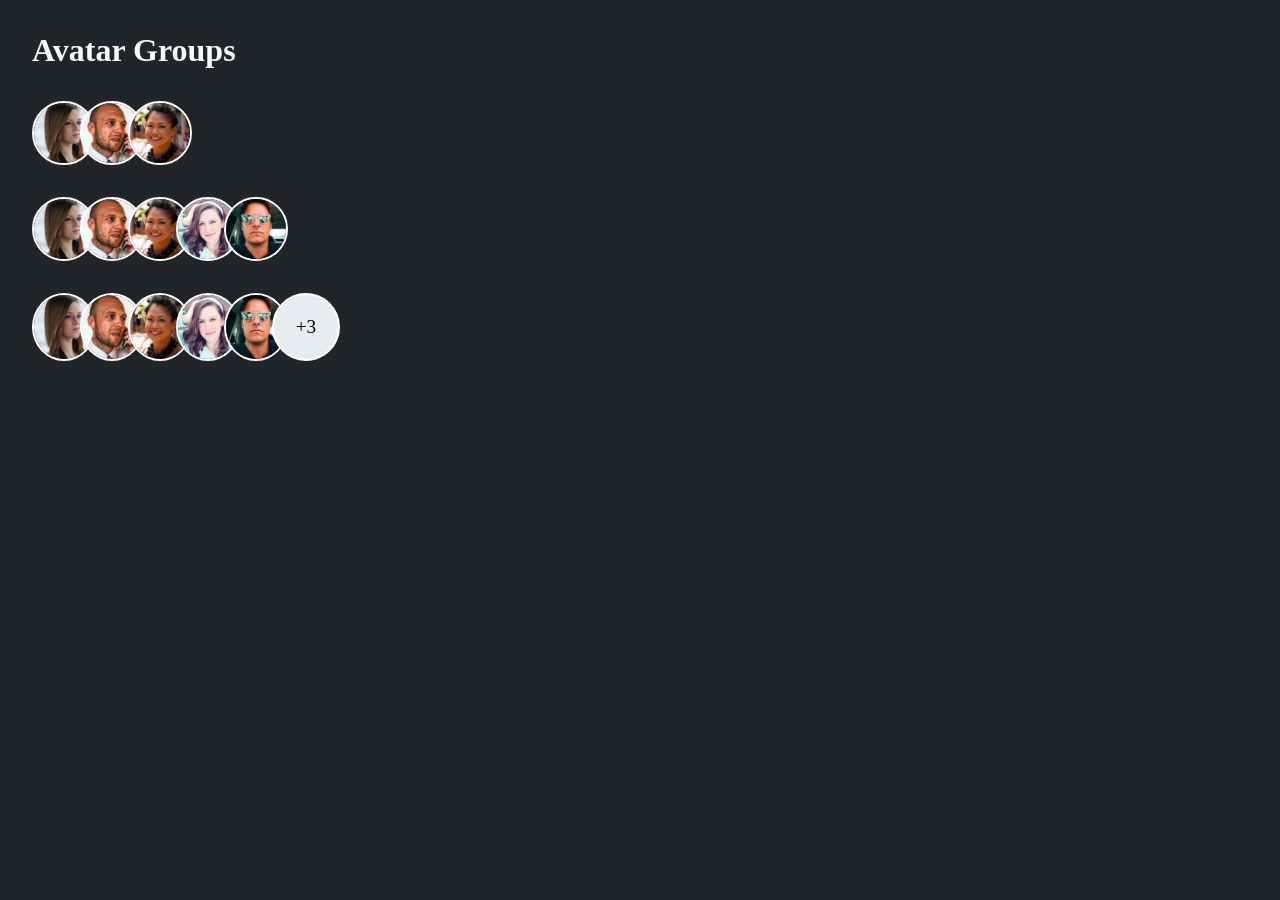
<file: avatar-groups/solution/index.html>
<!doctype html>
<html lang="en">
  <head>
    <meta charset="UTF-8" />
    <meta name="viewport" content="width=device-width, initial-scale=1.0" />
    <title>Avatar Groups</title>
    <link rel="stylesheet" href="style.css" />
  </head>
  <body>
    <main>
      <h1>Avatar Groups</h1>

      <div class="group">
        <img
          src="avatars/amelia-thompson.jpg"
          alt="Amelia Thompson"
          class="avatar"
        />
        <img
          src="avatars/benjamin-thomas.jpg"
          alt="Benjamin Thomas"
          class="avatar"
        />
        <img
          src="avatars/charlotte-harris.jpg"
          alt="Charlotte Harris"
          class="avatar"
        />
      </div>

      <div class="group">
        <img
          src="avatars/amelia-thompson.jpg"
          alt="Amelia Thompson"
          class="avatar"
        />
        <img
          src="avatars/benjamin-thomas.jpg"
          alt="Benjamin Thomas"
          class="avatar"
        />
        <img
          src="avatars/charlotte-harris.jpg"
          alt="Charlotte Harris"
          class="avatar"
        />
        <img src="avatars/grace-walker.jpg" alt="Grace Walker" class="avatar" />
        <img src="avatars/henry-moore.jpg" alt="Henry Moore" class="avatar" />
      </div>

      <div class="group">
        <img
          src="avatars/amelia-thompson.jpg"
          alt="Amelia Thompson"
          class="avatar"
        />
        <img
          src="avatars/benjamin-thomas.jpg"
          alt="Benjamin Thomas"
          class="avatar"
        />
        <img
          src="avatars/charlotte-harris.jpg"
          alt="Charlotte Harris"
          class="avatar"
        />
        <img src="avatars/grace-walker.jpg" alt="Grace Walker" class="avatar" />
        <img src="avatars/henry-moore.jpg" alt="Henry Moore" class="avatar" />
        <img src="avatars/james-wilson.jpg" alt="James Wilson" class="avatar" />
        <img src="avatars/mia-jackson.jpg" alt="Mia Jackson" class="avatar" />
        <img
          src="avatars/sophia-garcia.jpg"
          alt="Sophia Garcia"
          class="avatar"
        />
      </div>
    </main>
  </body>
</html>
</file>
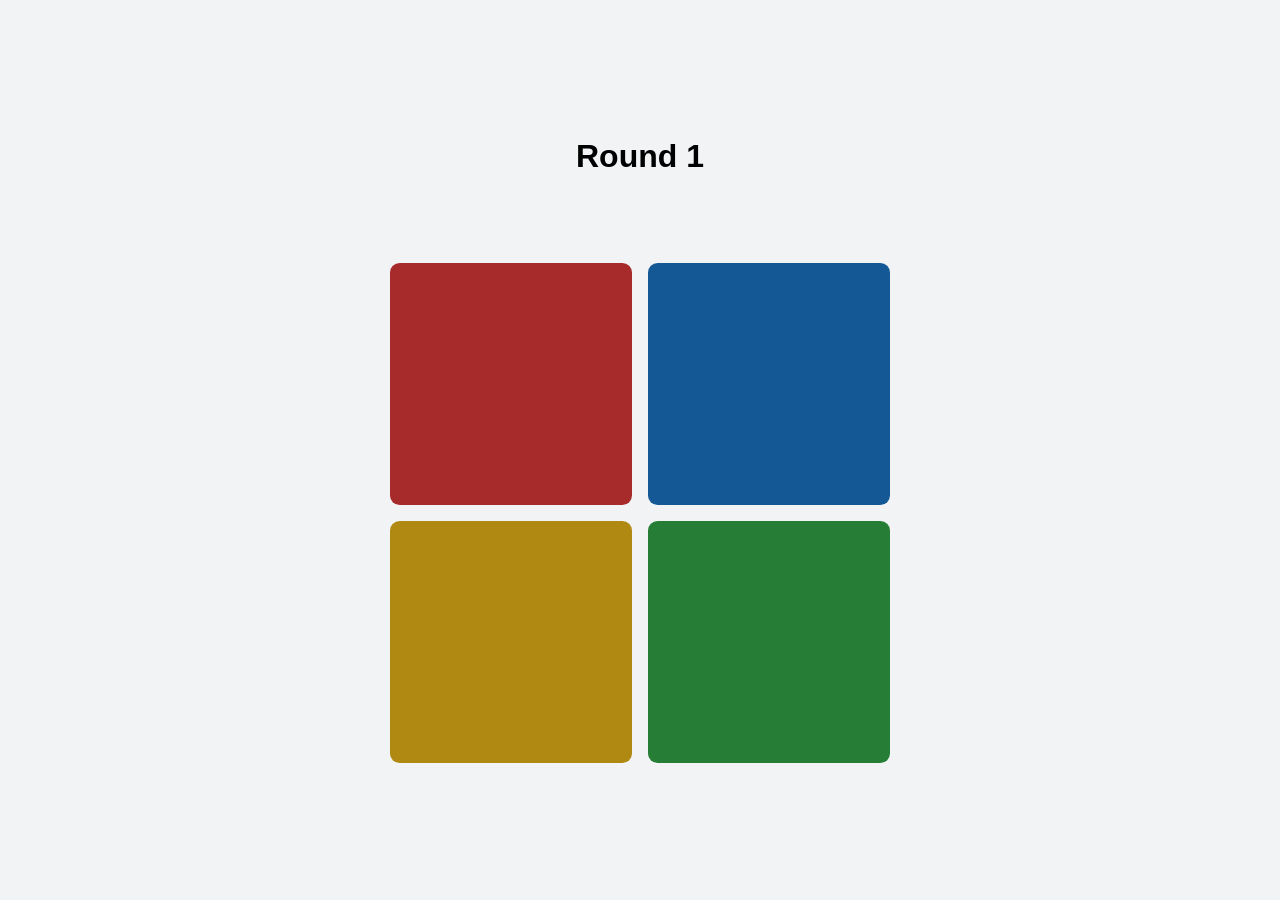
<file: color-game/solution/index.html>
<!doctype html>
<html lang="en">
  <head>
    <meta charset="UTF-8" />
    <meta name="viewport" content="width=device-width, initial-scale=1.0" />
    <title>Color Game</title>
    <link rel="stylesheet" href="style.css" />
    <script src="script.js" defer></script>
  </head>
  <body>
    <header>
      <p class="round">Round <span id="roundNum">1</span></p>
      <p id="status"></p>
    </header>
    <main>
      <div class="grid">
        <button id="red" data-idx="0" aria-label="Red"></button>
        <button id="blue" data-idx="1" aria-label="Blue"></button>
        <button id="yellow" data-idx="2" aria-label="Yellow"></button>
        <button id="green" data-idx="3" aria-label="Green"></button>
      </div>
    </main>
  </body>
</html>
</file>
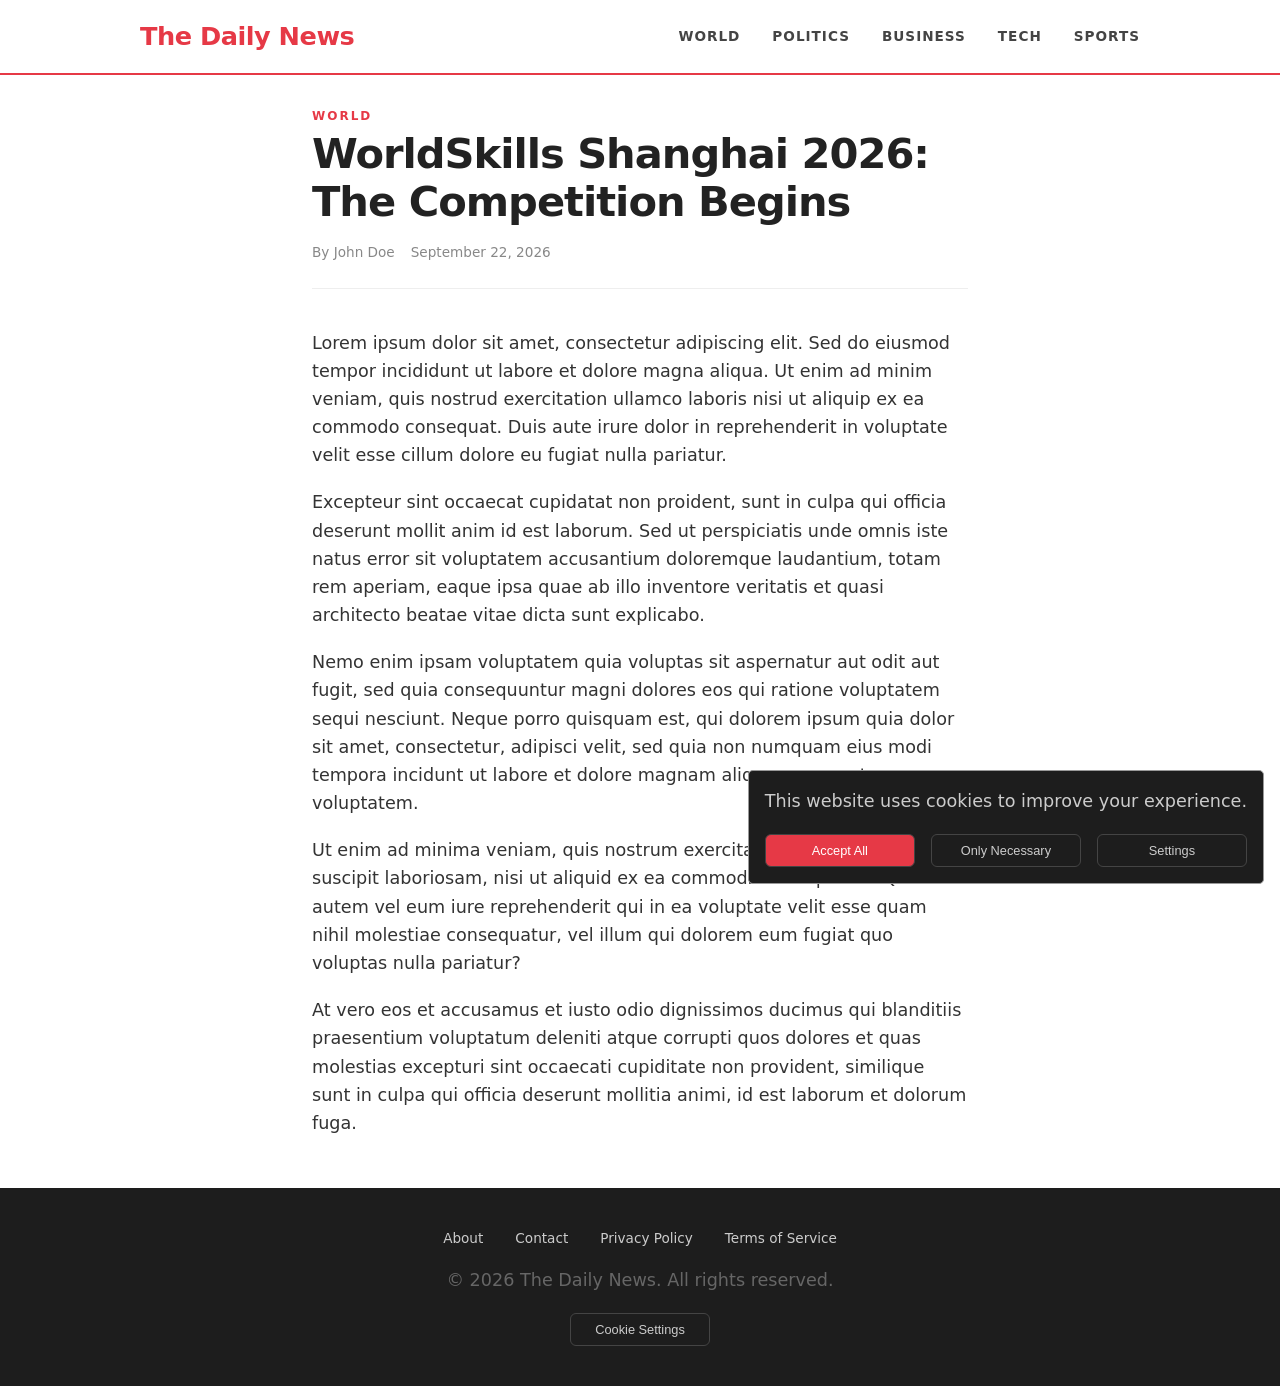
<file: cookie-banner/solution/index.html>
<!doctype html>
<html lang="en">
  <head>
    <meta charset="UTF-8" />
    <meta name="viewport" content="width=device-width, initial-scale=1.0" />
    <title>The Daily News</title>
    <link rel="stylesheet" href="style.css" />
    <script src="script.js" defer></script>
  </head>
  <body>
    <header>
      <div class="header-inner">
        <a href="#" class="logo">The Daily News</a>
        <nav>
          <a href="#">World</a>
          <a href="#">Politics</a>
          <a href="#">Business</a>
          <a href="#">Tech</a>
          <a href="#">Sports</a>
        </nav>
      </div>
    </header>

    <main>
      <article>
        <p class="category">World</p>
        <h1>WorldSkills Shanghai 2026: The Competition Begins</h1>
        <div class="byline">
          <span class="author">By John Doe</span>
          <span class="date">September 22, 2026</span>
        </div>
        <p>
          Lorem ipsum dolor sit amet, consectetur adipiscing elit. Sed do
          eiusmod tempor incididunt ut labore et dolore magna aliqua. Ut enim ad
          minim veniam, quis nostrud exercitation ullamco laboris nisi ut
          aliquip ex ea commodo consequat. Duis aute irure dolor in
          reprehenderit in voluptate velit esse cillum dolore eu fugiat nulla
          pariatur.
        </p>
        <p>
          Excepteur sint occaecat cupidatat non proident, sunt in culpa qui
          officia deserunt mollit anim id est laborum. Sed ut perspiciatis unde
          omnis iste natus error sit voluptatem accusantium doloremque
          laudantium, totam rem aperiam, eaque ipsa quae ab illo inventore
          veritatis et quasi architecto beatae vitae dicta sunt explicabo.
        </p>
        <p>
          Nemo enim ipsam voluptatem quia voluptas sit aspernatur aut odit aut
          fugit, sed quia consequuntur magni dolores eos qui ratione voluptatem
          sequi nesciunt. Neque porro quisquam est, qui dolorem ipsum quia dolor
          sit amet, consectetur, adipisci velit, sed quia non numquam eius modi
          tempora incidunt ut labore et dolore magnam aliquam quaerat
          voluptatem.
        </p>
        <p>
          Ut enim ad minima veniam, quis nostrum exercitationem ullam corporis
          suscipit laboriosam, nisi ut aliquid ex ea commodi consequatur? Quis
          autem vel eum iure reprehenderit qui in ea voluptate velit esse quam
          nihil molestiae consequatur, vel illum qui dolorem eum fugiat quo
          voluptas nulla pariatur?
        </p>
        <p>
          At vero eos et accusamus et iusto odio dignissimos ducimus qui
          blanditiis praesentium voluptatum deleniti atque corrupti quos dolores
          et quas molestias excepturi sint occaecati cupiditate non provident,
          similique sunt in culpa qui officia deserunt mollitia animi, id est
          laborum et dolorum fuga.
        </p>
      </article>
    </main>

    <footer>
      <div class="footer-inner">
        <div class="footer-links">
          <a href="#">About</a>
          <a href="#">Contact</a>
          <a href="#">Privacy Policy</a>
          <a href="#">Terms of Service</a>
        </div>
        <p class="copyright">
          &copy; 2026 The Daily News. All rights reserved.
        </p>
        <button
          class="cookie-btn"
          id="cookieSettingsBtn"
          popovertarget="cookieSettings"
        >
          Cookie Settings
        </button>
      </div>
    </footer>

    <aside id="cookieBanner" popover="manual">
      <p>This website uses cookies to improve your experience.</p>
      <div>
        <button class="btn-primary" id="acceptAll">Accept All</button>
        <button id="acceptNecessary">Only Necessary</button>
        <button popovertarget="cookieSettings">Settings</button>
      </div>
    </aside>

    <aside id="cookieSettings" popover="manual">
      <h2>Cookie Settings</h2>

      <div class="options">
        <label>
          Necessary cookies
          <input type="checkbox" checked disabled />
        </label>
        <label>
          Functional cookies
          <input type="checkbox" id="functional" />
        </label>
        <label>
          Marketing cookies
          <input type="checkbox" id="marketing" />
        </label>
      </div>

      <button id="saveBtn">Save</button>
    </aside>
  </body>
</html>
</file>
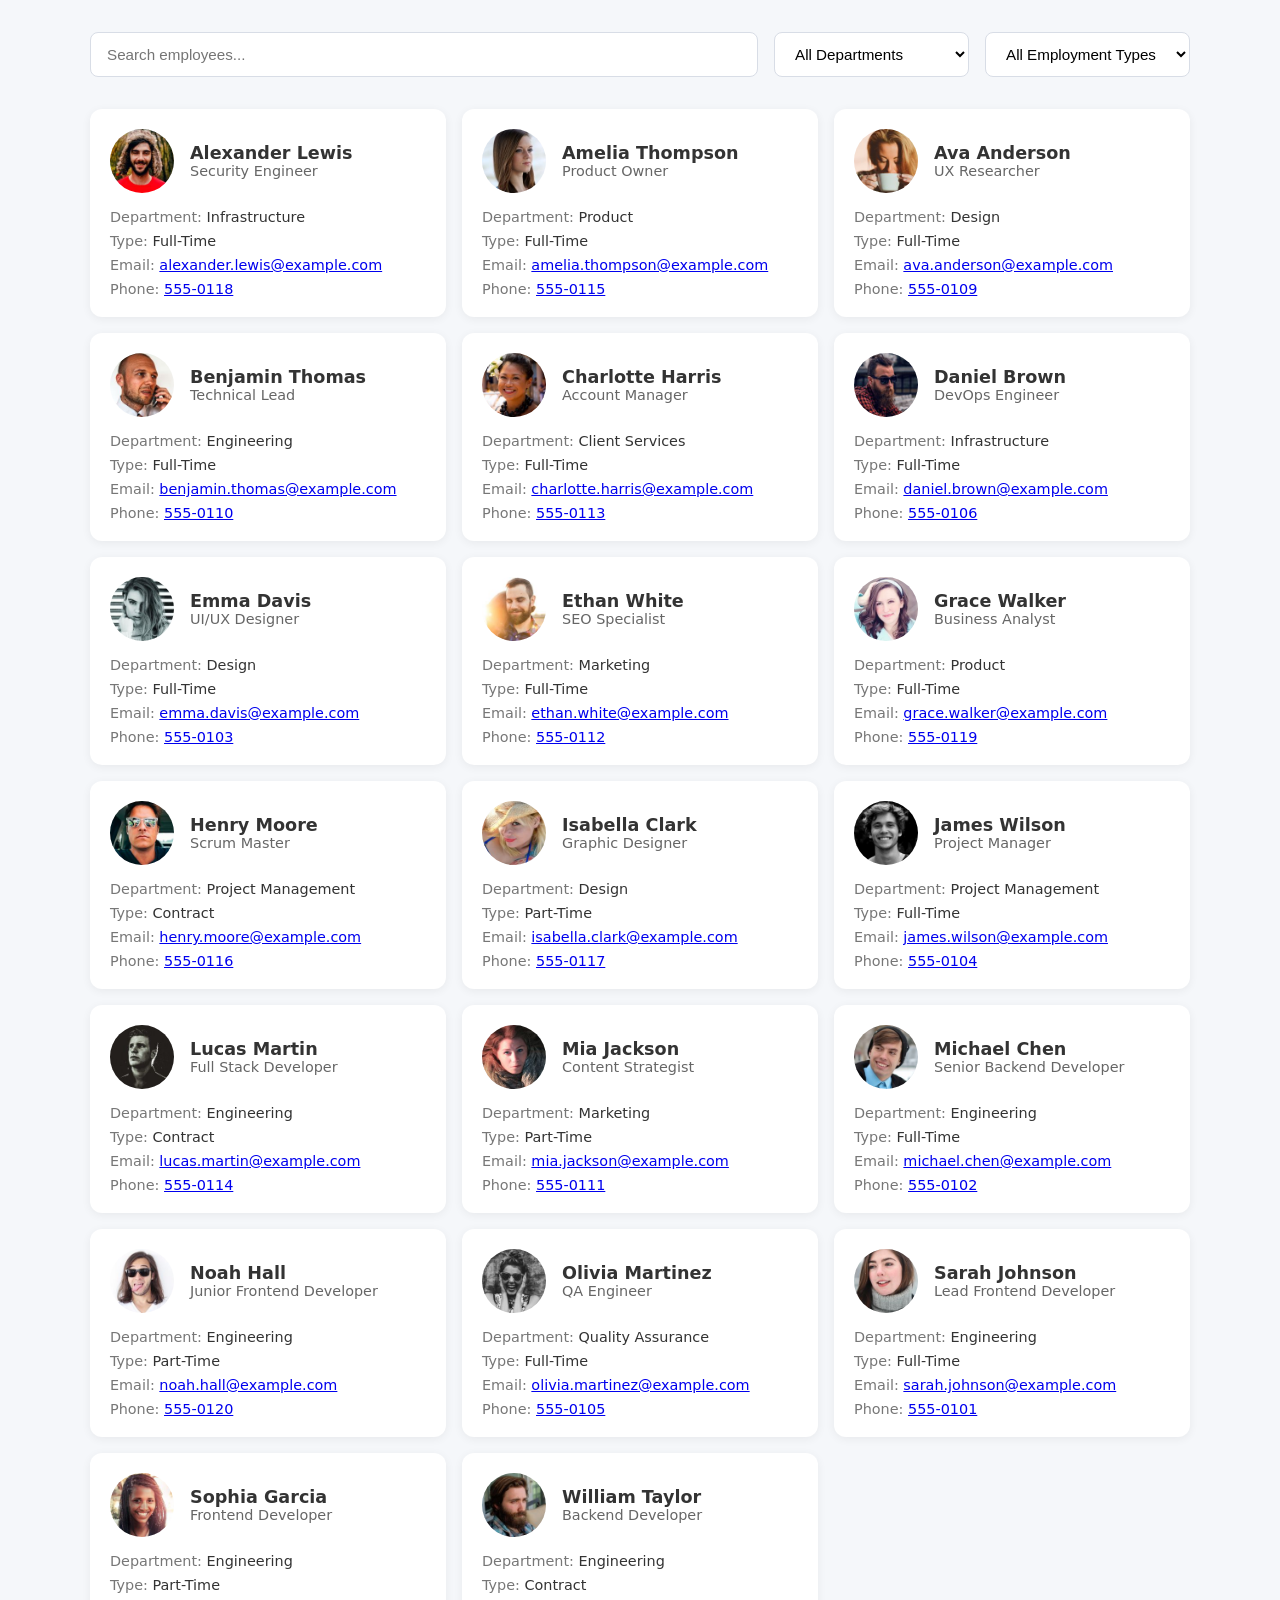
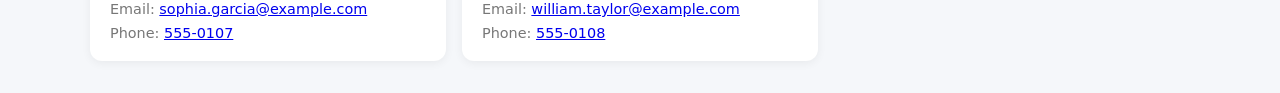
<file: employee-directory/solution/index.html>
<!doctype html>
<html lang="en">
  <head>
    <meta charset="UTF-8" />
    <meta name="viewport" content="width=device-width, initial-scale=1.0" />
    <title>Employee Directory</title>
    <link rel="stylesheet" href="styles.css" />
    <script src="script.js" defer></script>
  </head>
  <body>
    <div class="directory">
      <div id="filters">
        <input type="text" placeholder="Search employees..." id="search" />

        <select id="department" aria-label="Departments">
          <option value="">All Departments</option>
        </select>

        <select id="type" aria-label="Employment type">
          <option value="">All Employment Types</option>
          <option value="full-time">Full-Time</option>
          <option value="part-time">Part-Time</option>
          <option value="contract">Contract</option>
        </select>
      </div>

      <div id="employee-grid">
        <div class="employee-card">
          <div class="employee-header">
            <img src="avatars/sarah-johnson.jpg" alt="Employee" />
            <div>
              <div class="employee-name">Sarah Johnson</div>
              <div class="employee-title">Lead Frontend Developer</div>
            </div>
          </div>

          <div class="employee-details">
            <div>
              <span class="label">Department:</span>
              <span class="employee-department">Engineering</span>
            </div>
            <div>
              <span class="label">Type:</span>
              <span class="employee-type">Full-Time</span>
            </div>
            <div>
              <span class="label">Email:</span>
              <a href="mailto:sarah.johnson@company.com" class="employee-email"
                >sarah.johnson@company.com</a
              >
            </div>
            <div>
              <span class="label">Phone:</span>
              <a href="tel:555-0101" class="employee-phone">555-0101</a>
            </div>
          </div>
        </div>
      </div>
    </div>
  </body>
</html>
</file>
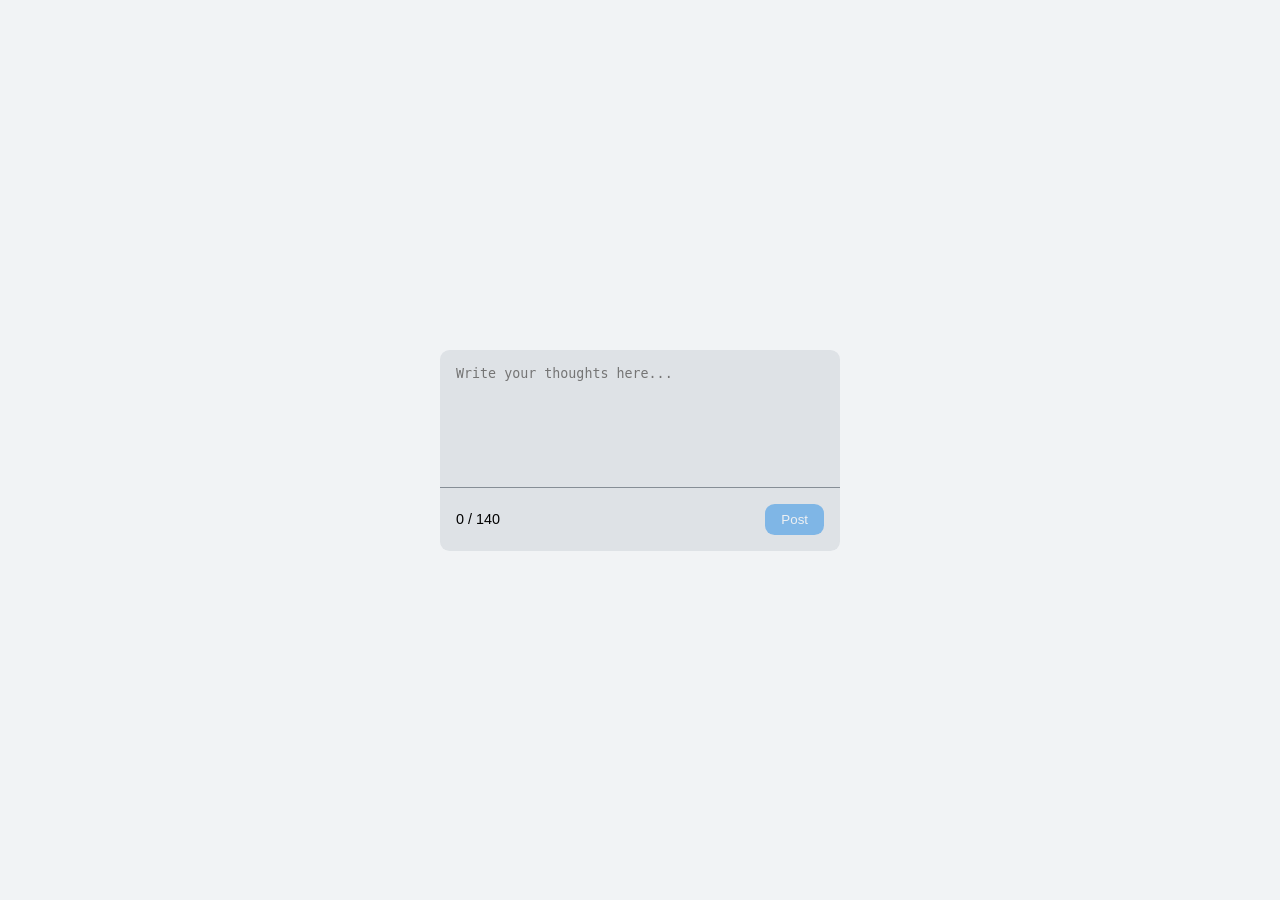
<file: social-media-composer/solution/index.html>
<!doctype html>
<html lang="en">
  <head>
    <meta charset="UTF-8" />
    <meta name="viewport" content="width=device-width, initial-scale=1.0" />
    <title>Social Media Composer</title>

    <link rel="stylesheet" href="style.css" />
    <script src="script.js" defer></script>
  </head>
  <body>
    <main>
      <div class="composer">
        <textarea
          id="text"
          rows="7"
          placeholder="Write your thoughts here..."
          spellcheck="false"
        ></textarea>
        <div class="footer">
          <p id="counter"><span id="chars">0</span> / 140</p>
          <button id="post" disabled="true">Post</button>
        </div>
      </div>
    </main>
  </body>
</html>
</file>
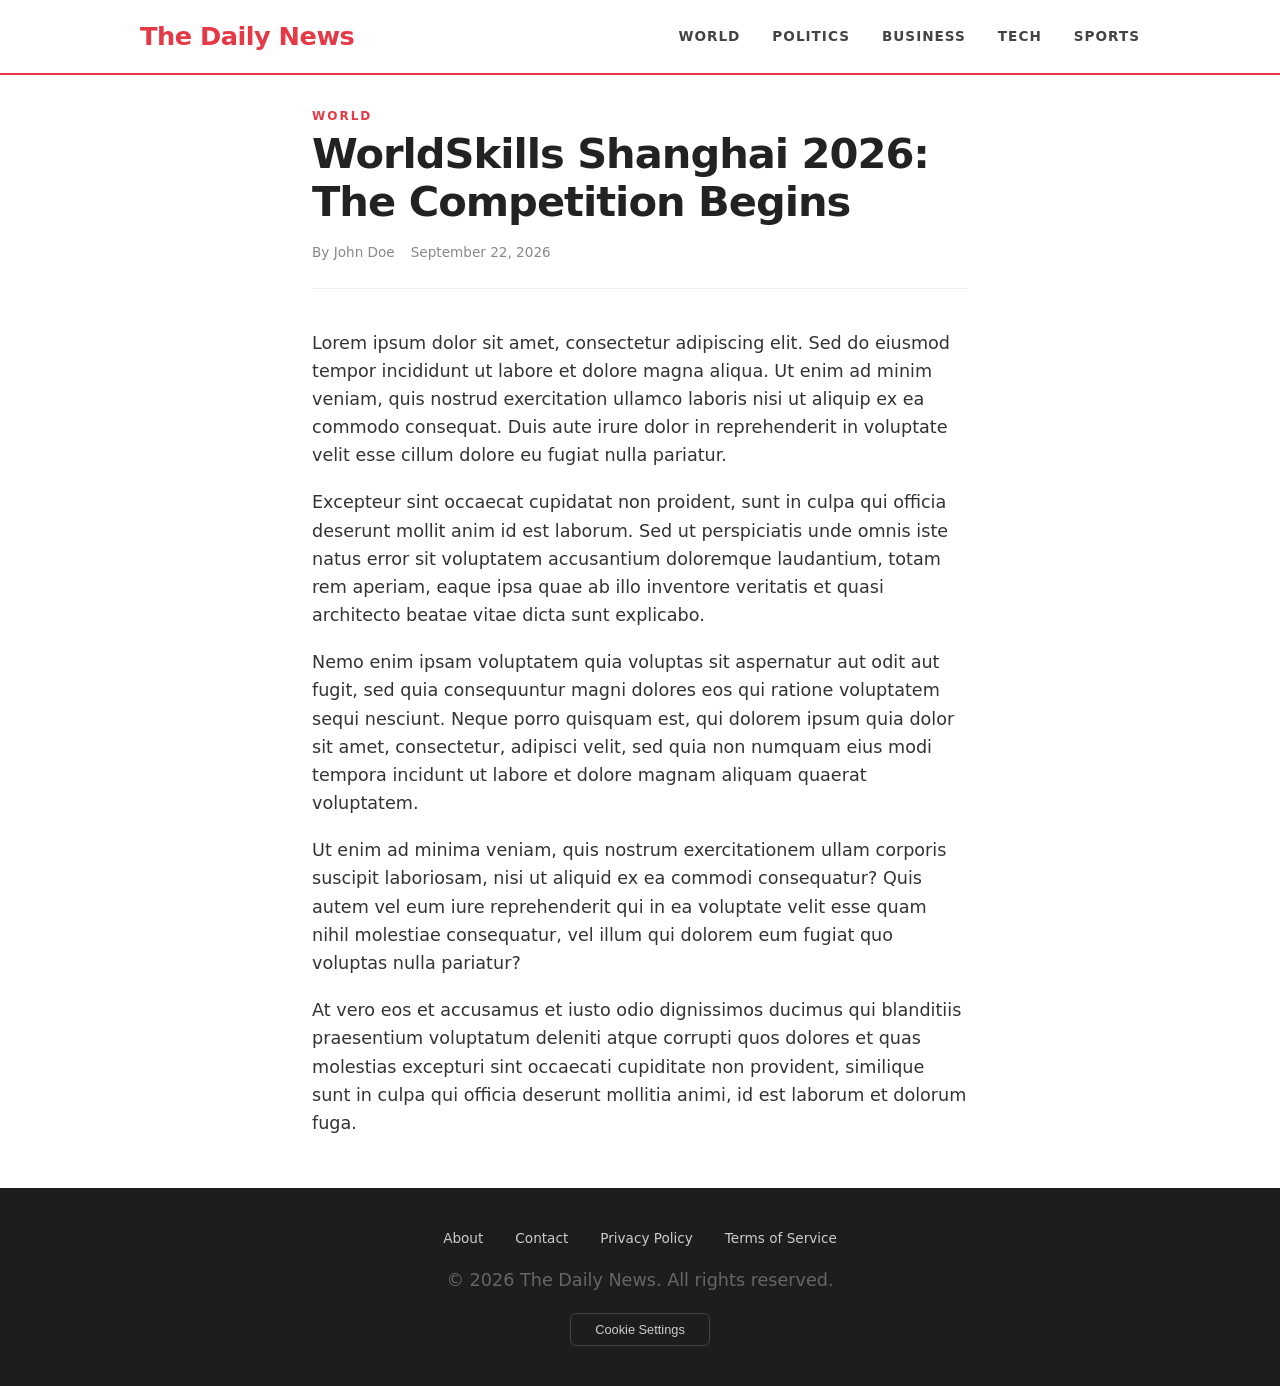
<file: cookie-banner/assets/starter-project/index.html>
<!doctype html>
<html lang="en">
  <head>
    <meta charset="UTF-8" />
    <meta name="viewport" content="width=device-width, initial-scale=1.0" />
    <title>The Daily News</title>
    <link rel="stylesheet" href="style.css" />
    <script src="script.js" defer></script>
  </head>
  <body>
    <header>
      <div class="header-inner">
        <a href="#" class="logo">The Daily News</a>
        <nav>
          <a href="#">World</a>
          <a href="#">Politics</a>
          <a href="#">Business</a>
          <a href="#">Tech</a>
          <a href="#">Sports</a>
        </nav>
      </div>
    </header>

    <main>
      <article>
        <p class="category">World</p>
        <h1>WorldSkills Shanghai 2026: The Competition Begins</h1>
        <div class="byline">
          <span class="author">By John Doe</span>
          <span class="date">September 22, 2026</span>
        </div>
        <p>
          Lorem ipsum dolor sit amet, consectetur adipiscing elit. Sed do
          eiusmod tempor incididunt ut labore et dolore magna aliqua. Ut enim ad
          minim veniam, quis nostrud exercitation ullamco laboris nisi ut
          aliquip ex ea commodo consequat. Duis aute irure dolor in
          reprehenderit in voluptate velit esse cillum dolore eu fugiat nulla
          pariatur.
        </p>
        <p>
          Excepteur sint occaecat cupidatat non proident, sunt in culpa qui
          officia deserunt mollit anim id est laborum. Sed ut perspiciatis unde
          omnis iste natus error sit voluptatem accusantium doloremque
          laudantium, totam rem aperiam, eaque ipsa quae ab illo inventore
          veritatis et quasi architecto beatae vitae dicta sunt explicabo.
        </p>
        <p>
          Nemo enim ipsam voluptatem quia voluptas sit aspernatur aut odit aut
          fugit, sed quia consequuntur magni dolores eos qui ratione voluptatem
          sequi nesciunt. Neque porro quisquam est, qui dolorem ipsum quia dolor
          sit amet, consectetur, adipisci velit, sed quia non numquam eius modi
          tempora incidunt ut labore et dolore magnam aliquam quaerat
          voluptatem.
        </p>
        <p>
          Ut enim ad minima veniam, quis nostrum exercitationem ullam corporis
          suscipit laboriosam, nisi ut aliquid ex ea commodi consequatur? Quis
          autem vel eum iure reprehenderit qui in ea voluptate velit esse quam
          nihil molestiae consequatur, vel illum qui dolorem eum fugiat quo
          voluptas nulla pariatur?
        </p>
        <p>
          At vero eos et accusamus et iusto odio dignissimos ducimus qui
          blanditiis praesentium voluptatum deleniti atque corrupti quos dolores
          et quas molestias excepturi sint occaecati cupiditate non provident,
          similique sunt in culpa qui officia deserunt mollitia animi, id est
          laborum et dolorum fuga.
        </p>
      </article>
    </main>

    <footer>
      <div class="footer-inner">
        <div class="footer-links">
          <a href="#">About</a>
          <a href="#">Contact</a>
          <a href="#">Privacy Policy</a>
          <a href="#">Terms of Service</a>
        </div>
        <p class="copyright">
          &copy; 2026 The Daily News. All rights reserved.
        </p>
        <button class="cookie-btn" id="cookieSettingsBtn">
          Cookie Settings
        </button>
      </div>
    </footer>
  </body>
</html>
</file>
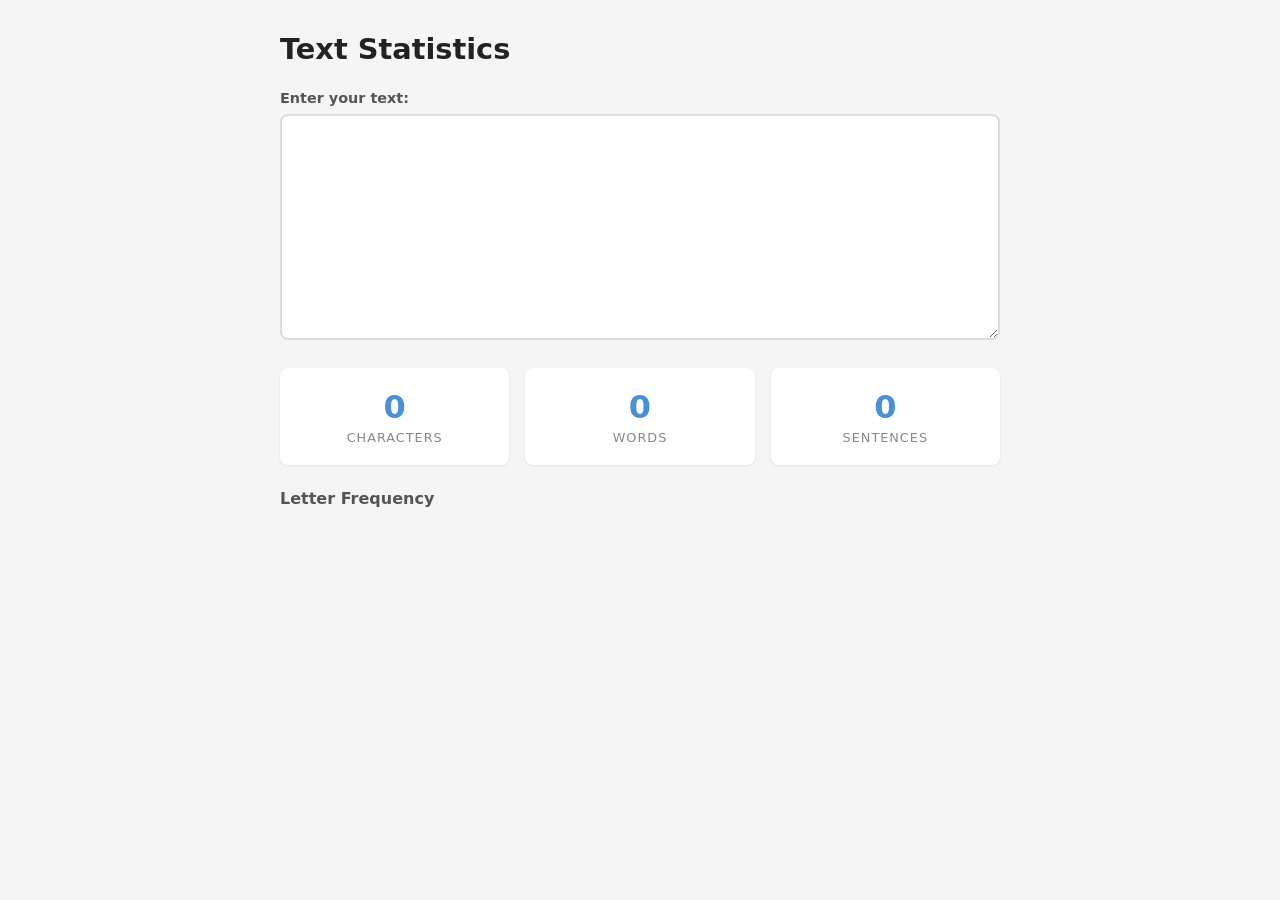
<file: text-statistics/assets/starter-project/index.html>
<!doctype html>
<html lang="en">
  <head>
    <meta charset="UTF-8" />
    <meta name="viewport" content="width=device-width, initial-scale=1.0" />
    <title>Text Statistics</title>
    <link rel="stylesheet" href="style.css" />
  </head>
  <body>
    <main>
      <h1>Text Statistics</h1>

      <label for="textInput">Enter your text:</label>
      <textarea id="textInput" rows="10"></textarea>

      <section class="stats">
        <div class="stat">
          <span class="stat-value" id="charCount">0</span>
          <span class="stat-label">Characters</span>
        </div>
        <div class="stat">
          <span class="stat-value" id="wordCount">0</span>
          <span class="stat-label">Words</span>
        </div>
        <div class="stat">
          <span class="stat-value" id="sentenceCount">0</span>
          <span class="stat-label">Sentences</span>
        </div>
      </section>

      <section class="frequencies">
        <h2>Letter Frequency</h2>
        <div id="frequencyTable"></div>
      </section>
    </main>

    <script type="module" src="dashboard.js"></script>
  </body>
</html>
</file>
<file: avatar-groups/solution/style.css>
* {
  box-sizing: border-box;
  margin: 0;
}

body {
  background-color: #212529;
  color: #f8f9fa;
}

main {
  display: flex;
  flex-direction: column;
  gap: 2rem;

  padding: 2rem;
}

.avatar {
  width: 64px;
}

/* Your code goes below here */

.group {
  display: flex;
  gap: 0;

  transition: gap 0.3s ease;

  .avatar {
    border-radius: 50%;
    border: 2px solid white;

    transition: margin-left 0.3s ease;

    &:not(:first-child) {
      margin-left: -1rem;
    }
  }

  &:hover {
    gap: 0.5rem;

    .avatar {
      margin-left: 0;
    }

    &::after {
      margin-left: 0 !important;
    }
  }

  .avatar:nth-child(5) {
    counter-reset: --avatars;
  }

  .avatar:nth-child(n + 6) {
    visibility: hidden;
    position: absolute;

    counter-increment: --avatars;
  }

  &:has(.avatar:nth-child(6))::after {
    content: "+" counter(--avatars);

    display: flex;
    align-items: center;
    justify-content: center;

    width: 64px;
    height: 64px;

    background-color: #e9ecef;
    color: black;
    border: 2px solid white;
    font-size: 1.2rem;
    border-radius: 50%;

    margin-left: -1rem;
    transition: margin-left 0.3s ease;
  }
}
</file>
<file: color-game/solution/style.css>
:root {
  --color-bg: #f1f3f5;

  --color-red: #f03e3e;
  --color-green: #37b24d;
  --color-blue: #1c7ed6;
  --color-yellow: #fcc419;
}

* {
  box-sizing: border-box;
  margin: 0;
}

body {
  font-family: Arial, Helvetica, sans-serif;

  display: flex;
  flex-direction: column;
  align-items: center;
  justify-content: center;
  gap: 3rem;

  height: 100vh;

  padding: 2rem;
  background-color: var(--color-bg);
  text-align: center;
}

header {
  display: flex;
  flex-direction: column;
  gap: 1rem;
}

.round {
  font-size: 2rem;
  font-weight: bold;
}

#status {
  height: 1.5rem;
  font-size: 1.2rem;
}

.grid {
  display: grid;
  grid-template-columns: repeat(2, 1fr);
  gap: 1rem;

  width: 500px;

  button {
    width: 100%;
    aspect-ratio: 1;

    border: none;
    border-radius: 0.6rem;
    cursor: pointer;

    filter: brightness(70%);

    &:disabled {
      cursor: not-allowed;
    }

    &#red {
      background-color: var(--color-red);
    }

    &#green {
      background-color: var(--color-green);
    }

    &#blue {
      background-color: var(--color-blue);
    }

    &#yellow {
      background-color: var(--color-yellow);
    }
  }
}
</file>
<file: cookie-banner/solution/style.css>
:root {
  --color-accent: #e63946;
  --color-bg: #fff;
  --color-text: #222;
  --color-text-soft: #333;
  --color-text-muted: #444;
  --color-text-subtle: #666;
  --color-text-faint: #888;
  --color-border: #eee;
  --color-footer-bg: #1d1d1d;
  --color-footer-text: #999;
  --color-footer-link: #ccc;
}

* {
  margin: 0;
  padding: 0;
  box-sizing: border-box;
}

body {
  font-family:
    "Segoe UI",
    system-ui,
    -apple-system,
    sans-serif;
  color: var(--color-text);
  background: var(--color-bg);
  line-height: 1.6;
  display: flex;
  flex-direction: column;
  min-height: 100vh;
}

header {
  background: var(--color-bg);
  border-bottom: 2px solid var(--color-accent);
  padding: 1rem 2rem;
}

.header-inner {
  max-width: 1000px;
  margin: 0 auto;
  display: flex;
  align-items: center;
  justify-content: space-between;
}

.logo {
  font-size: 1.6rem;
  font-weight: 800;
  letter-spacing: -0.5px;
  color: var(--color-accent);
  text-decoration: none;
}

nav {
  display: flex;
  gap: 2rem;
}

nav a {
  color: var(--color-text-muted);
  text-decoration: none;
  font-size: 0.85rem;
  font-weight: 600;
  text-transform: uppercase;
  letter-spacing: 1px;
  transition: color 0.2s;
}

nav a:hover {
  color: var(--color-accent);
}

main {
  flex: 1;
  max-width: 720px;
  margin: 2rem auto;
  padding: 0 2rem;
}

.category {
  font-size: 0.75rem;
  font-weight: 700;
  text-transform: uppercase;
  letter-spacing: 2px;
  color: var(--color-accent);
  margin-bottom: 0.25rem;
}

h1 {
  font-size: 2.6rem;
  font-weight: 800;
  line-height: 1.15;
  letter-spacing: -1px;
  margin-bottom: 1rem;
}

.byline {
  font-size: 0.85rem;
  color: var(--color-text-faint);
  margin-bottom: 2.5rem;
  display: flex;
  gap: 1rem;
  padding-bottom: 1.5rem;
  border-bottom: 1px solid var(--color-border);
}

p {
  margin-bottom: 1.2rem;
  font-size: 1.1rem;
  color: var(--color-text-soft);
}

footer {
  background: var(--color-footer-bg);
  color: var(--color-footer-text);
  padding: 2.5rem 2rem;
  text-align: center;
  font-size: 0.85rem;
}

.footer-inner {
  max-width: 720px;
  margin: 0 auto;
}

.footer-links {
  display: flex;
  justify-content: center;
  gap: 2rem;
  margin-bottom: 1rem;
}

.footer-links a {
  color: var(--color-footer-link);
  text-decoration: none;
  font-size: 0.85rem;
  transition: color 0.2s;
}

.footer-links a:hover {
  color: var(--color-accent);
}

.copyright {
  margin-bottom: 1.2rem;
  color: var(--color-text-subtle);
}

button {
  background: none;
  border: 1px solid var(--color-text-muted);
  color: var(--color-footer-link);
  padding: 0.5rem 1.5rem;
  border-radius: 6px;
  cursor: pointer;
  font-size: 0.8rem;
  font-weight: 500;
  transition: all 0.2s;
}

button:hover {
  background: var(--color-accent);
  border-color: var(--color-accent);
  color: var(--color-bg);
}

#cookieBanner:popover-open {
  inset: unset;
  border: none;

  right: 1rem;
  bottom: 1rem;

  padding: 1rem;
  background-color: var(--color-footer-bg);
  border: 1px solid var(--color-footer-text);
  border-radius: 0.3rem;

  p {
    color: var(--color-footer-link);
  }

  div {
    width: 100%;

    display: grid;
    grid-template-columns: repeat(3, 1fr);
    align-items: center;
    gap: 1rem;

    .btn-primary {
      background-color: var(--color-accent);
      color: var(--color-bg);
    }
  }
}

#cookieSettings:popover-open {
  inset: unset;
  left: 50%;
  top: 50%;
  translate: -50% -50%;
  width: 450px;

  display: flex;
  flex-direction: column;
  gap: 2rem;

  padding: 2rem;
  background-color: var(--color-footer-bg);
  border: 1px solid var(--color-footer-text);
  border-radius: 0.3rem;

  color: var(--color-footer-link);

  h2 {
    font-size: 1.8rem;
  }

  .options {
    display: flex;
    flex-direction: column;
    gap: 0.5rem;

    label {
      display: flex;
      align-items: center;
      justify-content: space-between;

      font-size: 1.1rem;
    }

    input {
      accent-color: var(--color-accent);
    }
  }

  &::backdrop {
    background-color: black;
    opacity: 0.6;
  }
}
</file>
<file: employee-directory/solution/styles.css>
* {
  box-sizing: border-box;
  margin: 0;
  padding: 0;
}

body {
  font-family: system-ui, sans-serif;
  background: #f5f7fa;
  color: #333;
  padding: 2rem;
}

.directory {
  max-width: 1100px;
  margin: 0 auto;
}

#filters {
  display: flex;
  gap: 1rem;
  margin-bottom: 2rem;
  flex-wrap: wrap;
}

#filters input,
#filters select {
  padding: 0.75rem 1rem;
  border: 1px solid #d8dde6;
  border-radius: 8px;
  background: white;
  font-size: 0.95rem;
}

#filters input {
  flex: 1;
  min-width: 250px;
}

#employee-grid {
  display: grid;
  grid-template-columns: repeat(auto-fill, minmax(280px, 1fr));
  gap: 1rem;
}

.employee-card {
  background: white;
  border-radius: 12px;
  padding: 1.25rem;
  box-shadow: 0 2px 10px rgba(0, 0, 0, 0.06);
}

.employee-header {
  display: flex;
  gap: 1rem;
  margin-bottom: 1rem;
  align-items: center;
}

.employee-header img {
  width: 64px;
  height: 64px;
  border-radius: 50%;
  object-fit: cover;
}

.employee-name {
  font-size: 1.1rem;
  font-weight: 600;
}

.employee-title {
  color: #666;
  font-size: 0.9rem;
}

.employee-details {
  display: grid;
  gap: 0.5rem;
  font-size: 0.9rem;
}

.label {
  color: #777;
  font-weight: 500;
}
</file>
<file: social-media-composer/solution/style.css>
:root {
  --color-bg: #f1f3f5;
  --color-surface: #dee2e6;
  --color-border: #868e96;
  --color-primary: #228be6;

  --color-danger: #e03131;
  --color-warning: #f59f00;
  --color-success: #37b24d;
}

* {
  box-sizing: border-box;
  margin: 0;
}

body {
  font-family: Arial, Helvetica, sans-serif;

  height: 100vh;
  display: flex;
  flex-direction: column;
  justify-content: center;
  align-items: center;

  background-color: var(--color-bg);
}

.composer {
  display: flex;
  flex-direction: column;

  width: 400px;

  background-color: var(--color-surface);
  border-radius: 0.6rem;

  textarea {
    padding: 1rem;
    background: none;
    border: none;
    border-radius: 0.6rem 0.6rem 0 0;

    resize: none;
  }

  .footer {
    display: flex;
    justify-content: space-between;
    align-items: center;

    padding: 1rem;
    border-top: 1px solid var(--color-border);

    p {
      font-size: 0.9rem;

      &.over {
        color: var(--color-danger);
      }

      &.warning {
        color: var(--color-warning);
      }
    }

    button {
      padding: 0.5rem 1rem;
      background-color: var(--color-primary);
      color: white;
      border: none;
      border-radius: 0.6rem;
      cursor: pointer;

      &:disabled:not(.success) {
        opacity: 0.5;
        cursor: not-allowed;
      }

      &.success {
        background-color: var(--color-success);
      }
    }
  }
}
</file>
<file: cookie-banner/assets/starter-project/style.css>
:root {
  --color-accent: #e63946;
  --color-bg: #fff;
  --color-text: #222;
  --color-text-soft: #333;
  --color-text-muted: #444;
  --color-text-subtle: #666;
  --color-text-faint: #888;
  --color-border: #eee;
  --color-footer-bg: #1d1d1d;
  --color-footer-text: #999;
  --color-footer-link: #ccc;
}

* {
  margin: 0;
  padding: 0;
  box-sizing: border-box;
}

body {
  font-family:
    "Segoe UI",
    system-ui,
    -apple-system,
    sans-serif;
  color: var(--color-text);
  background: var(--color-bg);
  line-height: 1.6;
  display: flex;
  flex-direction: column;
  min-height: 100vh;
}

header {
  background: var(--color-bg);
  border-bottom: 2px solid var(--color-accent);
  padding: 1rem 2rem;
}

.header-inner {
  max-width: 1000px;
  margin: 0 auto;
  display: flex;
  align-items: center;
  justify-content: space-between;
}

.logo {
  font-size: 1.6rem;
  font-weight: 800;
  letter-spacing: -0.5px;
  color: var(--color-accent);
  text-decoration: none;
}

nav {
  display: flex;
  gap: 2rem;
}

nav a {
  color: var(--color-text-muted);
  text-decoration: none;
  font-size: 0.85rem;
  font-weight: 600;
  text-transform: uppercase;
  letter-spacing: 1px;
  transition: color 0.2s;
}

nav a:hover {
  color: var(--color-accent);
}

main {
  flex: 1;
  max-width: 720px;
  margin: 2rem auto;
  padding: 0 2rem;
}

.category {
  font-size: 0.75rem;
  font-weight: 700;
  text-transform: uppercase;
  letter-spacing: 2px;
  color: var(--color-accent);
  margin-bottom: 0.25rem;
}

h1 {
  font-size: 2.6rem;
  font-weight: 800;
  line-height: 1.15;
  letter-spacing: -1px;
  margin-bottom: 1rem;
}

.byline {
  font-size: 0.85rem;
  color: var(--color-text-faint);
  margin-bottom: 2.5rem;
  display: flex;
  gap: 1rem;
  padding-bottom: 1.5rem;
  border-bottom: 1px solid var(--color-border);
}

p {
  margin-bottom: 1.2rem;
  font-size: 1.1rem;
  color: var(--color-text-soft);
}

footer {
  background: var(--color-footer-bg);
  color: var(--color-footer-text);
  padding: 2.5rem 2rem;
  text-align: center;
  font-size: 0.85rem;
}

.footer-inner {
  max-width: 720px;
  margin: 0 auto;
}

.footer-links {
  display: flex;
  justify-content: center;
  gap: 2rem;
  margin-bottom: 1rem;
}

.footer-links a {
  color: var(--color-footer-link);
  text-decoration: none;
  font-size: 0.85rem;
  transition: color 0.2s;
}

.footer-links a:hover {
  color: var(--color-accent);
}

.copyright {
  margin-bottom: 1.2rem;
  color: var(--color-text-subtle);
}

button {
  background: none;
  border: 1px solid var(--color-text-muted);
  color: var(--color-footer-link);
  padding: 0.5rem 1.5rem;
  border-radius: 6px;
  cursor: pointer;
  font-size: 0.8rem;
  font-weight: 500;
  transition: all 0.2s;
}

button:hover {
  background: var(--color-accent);
  border-color: var(--color-accent);
  color: var(--color-bg);
}
</file>
<file: text-statistics/assets/starter-project/style.css>
* {
  margin: 0;
  padding: 0;
  box-sizing: border-box;
}

body {
  font-family: "Segoe UI", system-ui, -apple-system, sans-serif;
  background: #f5f5f5;
  color: #222;
  padding: 2rem;
  display: flex;
  justify-content: center;
}

main {
  max-width: 720px;
  width: 100%;
}

h1 {
  font-size: 1.8rem;
  margin-bottom: 1.5rem;
}

label {
  display: block;
  font-size: 0.9rem;
  font-weight: 600;
  margin-bottom: 0.5rem;
  color: #555;
}

textarea {
  width: 100%;
  padding: 1rem;
  font-size: 1rem;
  font-family: inherit;
  border: 2px solid #ddd;
  border-radius: 8px;
  resize: vertical;
  transition: border-color 0.2s;
}

textarea:focus {
  outline: none;
  border-color: #4a90d9;
}

.stats {
  display: grid;
  grid-template-columns: repeat(3, 1fr);
  gap: 1rem;
  margin: 1.5rem 0;
}

.stat {
  background: #fff;
  border-radius: 8px;
  padding: 1.25rem;
  text-align: center;
  box-shadow: 0 1px 3px rgba(0, 0, 0, 0.08);
}

.stat-value {
  display: block;
  font-size: 2rem;
  font-weight: 700;
  color: #4a90d9;
}

.stat-label {
  display: block;
  font-size: 0.8rem;
  color: #888;
  margin-top: 0.25rem;
  text-transform: uppercase;
  letter-spacing: 1px;
}

.frequencies h2 {
  font-size: 1rem;
  color: #555;
  margin-bottom: 0.75rem;
}

.freq-entry {
  display: flex;
  align-items: center;
  gap: 1rem;
  padding: 0.6rem 1rem;
  background: #fff;
  border-radius: 6px;
  margin-bottom: 0.4rem;
  box-shadow: 0 1px 3px rgba(0, 0, 0, 0.06);
}

.freq-letter {
  font-size: 1.2rem;
  font-weight: 700;
  width: 1.5rem;
  text-transform: uppercase;
}

.freq-bar {
  flex: 1;
  height: 8px;
  background: #e9ecef;
  border-radius: 4px;
  overflow: hidden;
}

.freq-bar-fill {
  height: 100%;
  background: #4a90d9;
  border-radius: 4px;
  transition: width 0.2s;
}

.freq-count {
  font-size: 0.85rem;
  color: #888;
  min-width: 4rem;
  text-align: right;
}
</file>
